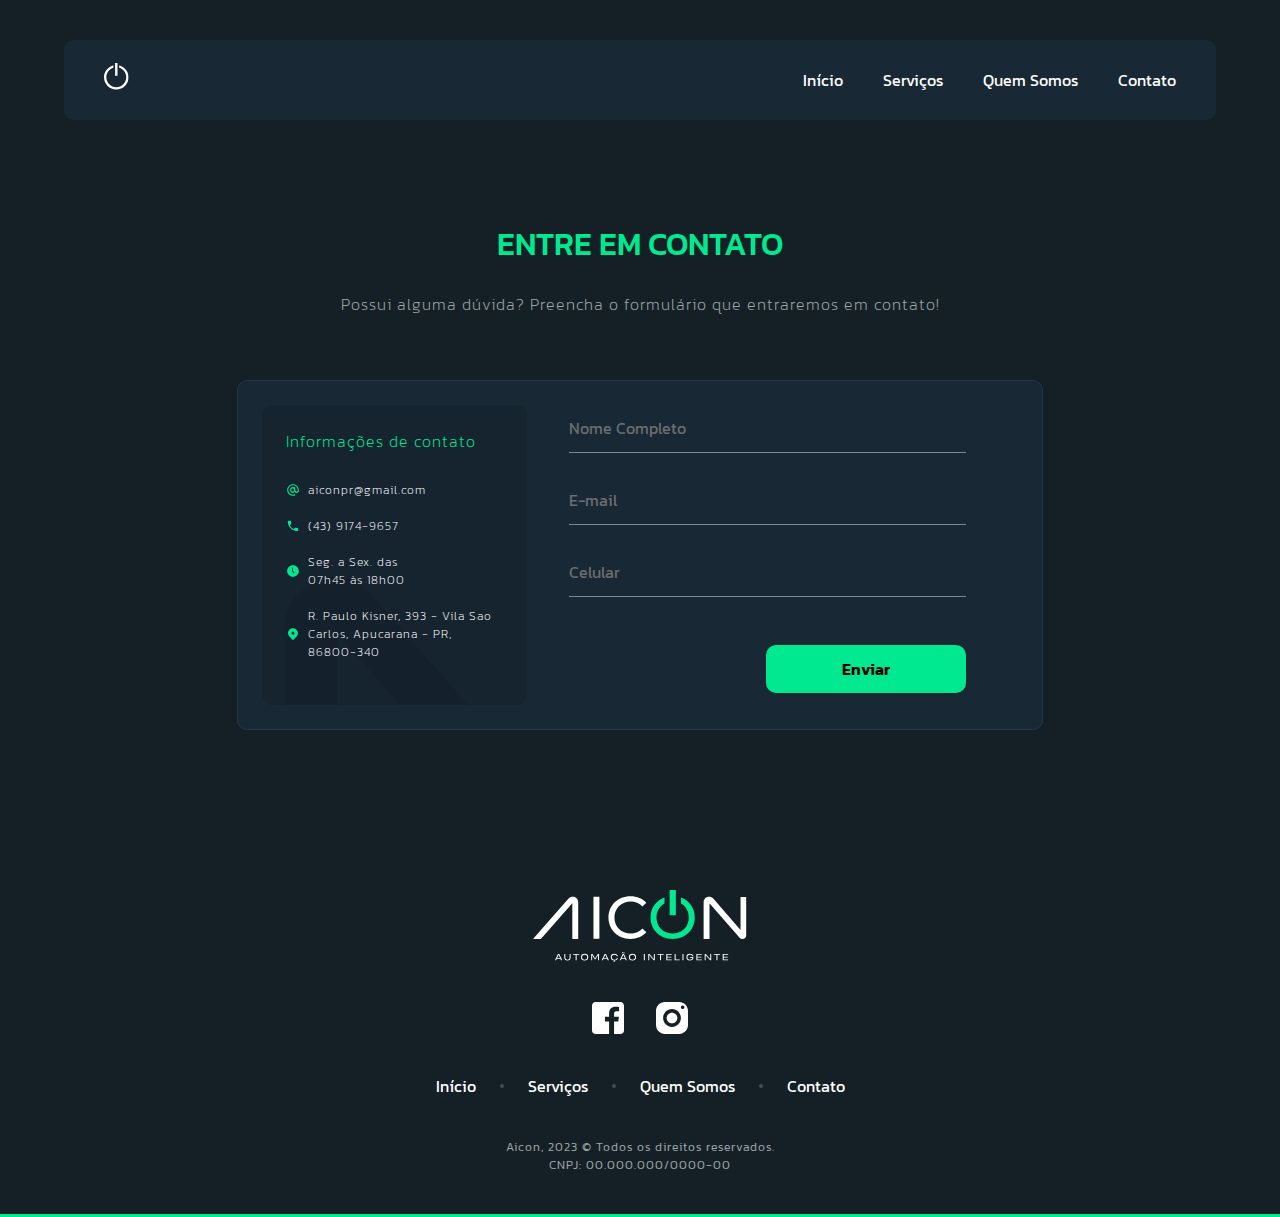
<file: contato.html>
<!DOCTYPE html>
<html lang="pt-br">
<head>
    <meta charset="UTF-8">
    <meta name="viewport" content="width=device-width, initial-scale=1.0">
    <title>Contato | AICON</title>
    <link rel="preconnect" href="https://fonts.googleapis.com">
    <link rel="preconnect" href="https://fonts.gstatic.com" crossorigin>
    <link href="https://fonts.googleapis.com/css2?family=Kanit:ital,wght@0,100;0,200;0,300;0,400;0,500;0,600;0,700;0,800;1,100;1,200;1,300;1,400;1,500;1,600;1,700;1,800&display=swap" rel="stylesheet">
    <link rel="stylesheet" href="assets/css/style.css">
    <link rel="icon" href="favicon.svg">

</head>
<body>

    <header>

        <div class="container">

            <div class="img-logo-header">
                <img src="assets/img/Icone03.svg" alt="">
            </div>

            <nav class="menu-nav">
                <a href="index.html" href="">Início</a>
                <a href="index.html#solucoes">Serviços</a>
                <a href="sobre.html">Quem Somos</a>
                <a href="#">Contato</a>
            </nav>

            <nav class="menu-nav-mobile">
                <div class="mobile-menu">
                    <div class="line1"></div>
                    <div class="line2"></div>
                    <div class="line3"></div>
                </div>

                <ul class="nav-list-mobile">
                    <li><a href="#hero">Início</a></li>
                    <li><a href="index.html#solucoes">Serviços</a></li>
                    <li><a href="sobre.html">Quem Somos</a></li>
                    <li><a class="contato" href="#">Contato</a></li>
                </ul>                
            </nav>

        </div>

    </header>

    <section id="contato-form">

        <div class="container">
            <div class="contato-txt">
                <h3>ENTRE EM CONTATO</h3>
                <p class="destaque">Possui alguma dúvida? Preencha o formulário que entraremos em contato!</p>
            </div>
            
            <div class="container-form">
                
                <div class="info-form">
                    <p class="destaque">Informações de contato</p>

                    <div class="wrap-info">
                        <img src="assets/img/At-sign.svg" alt="">
                        <p>aiconpr@gmail.com</p>
                    </div>

                    <div class="wrap-info">
                        <img src="assets/img/Phone.svg" alt="">
                        <p>(43) 9174-9657</p>
                    </div>

                    <div class="wrap-info">
                        <img src="assets/img/Clock1.svg" alt="">
                        <p>Seg. a Sex. das <br> 07h45 às 18h00</p>
                    </div>

                    <div class="wrap-info">
                        <img src="assets/img/Location1.svg" alt="">
                        <p>R. Paulo Kisner, 393 - Vila Sao Carlos, Apucarana - PR, 86800-340</p>
                    </div>

                    <img class="details" src="assets/img/Vector-contato.png" alt="">
                </div>

                <div class="form">

                    <form action="" method="post">
                        <input name="nome" type="text" placeholder="Nome Completo" required>
                        <input name="email" type="email" placeholder="E-mail" required>
                        <input name="celular" type="number" placeholder="Celular" required>
                        <button name="enviar">Enviar</button>
                    </form>
                    
                </div>
            </div>
        </div>

    </section>

    <footer>

        <div class="container">

            <img class="logo-footer" src="assets/img/Logo04-v2.svg" alt="">

            <div class="midias-sociais">
                <img class="icon-facebook" src="assets/img/Vector-facebook.svg" alt="">
                <img class="icon-instagram" src="assets/img/Vector-instagram.svg" alt="">
            </div>

            <nav class="menu-footer">
                <a href="index.html">Início</a>
                <img src="assets/img/Rectangle74.svg" alt="">
                <a href="index.html#solucoes">Serviços</a>
                <img src="assets/img/Rectangle74.svg" alt="">
                <a href="sobre.html">Quem Somos</a>
                <img src="assets/img/Rectangle74.svg" alt="">
                <a href="#contato-form">Contato</a>
            </nav>
            <div class="creditos">
                <p>Aicon, 2023 © Todos os direitos reservados.</p>
                <p>CNPJ: 00.000.000/0000-00</p>
            </div>

        </div>

    </footer>

    <script src="assets/js/menu-mobile.js"></script>
    <script src="assets/js/menu-nav.js"></script>

</body>
</html>
</file>
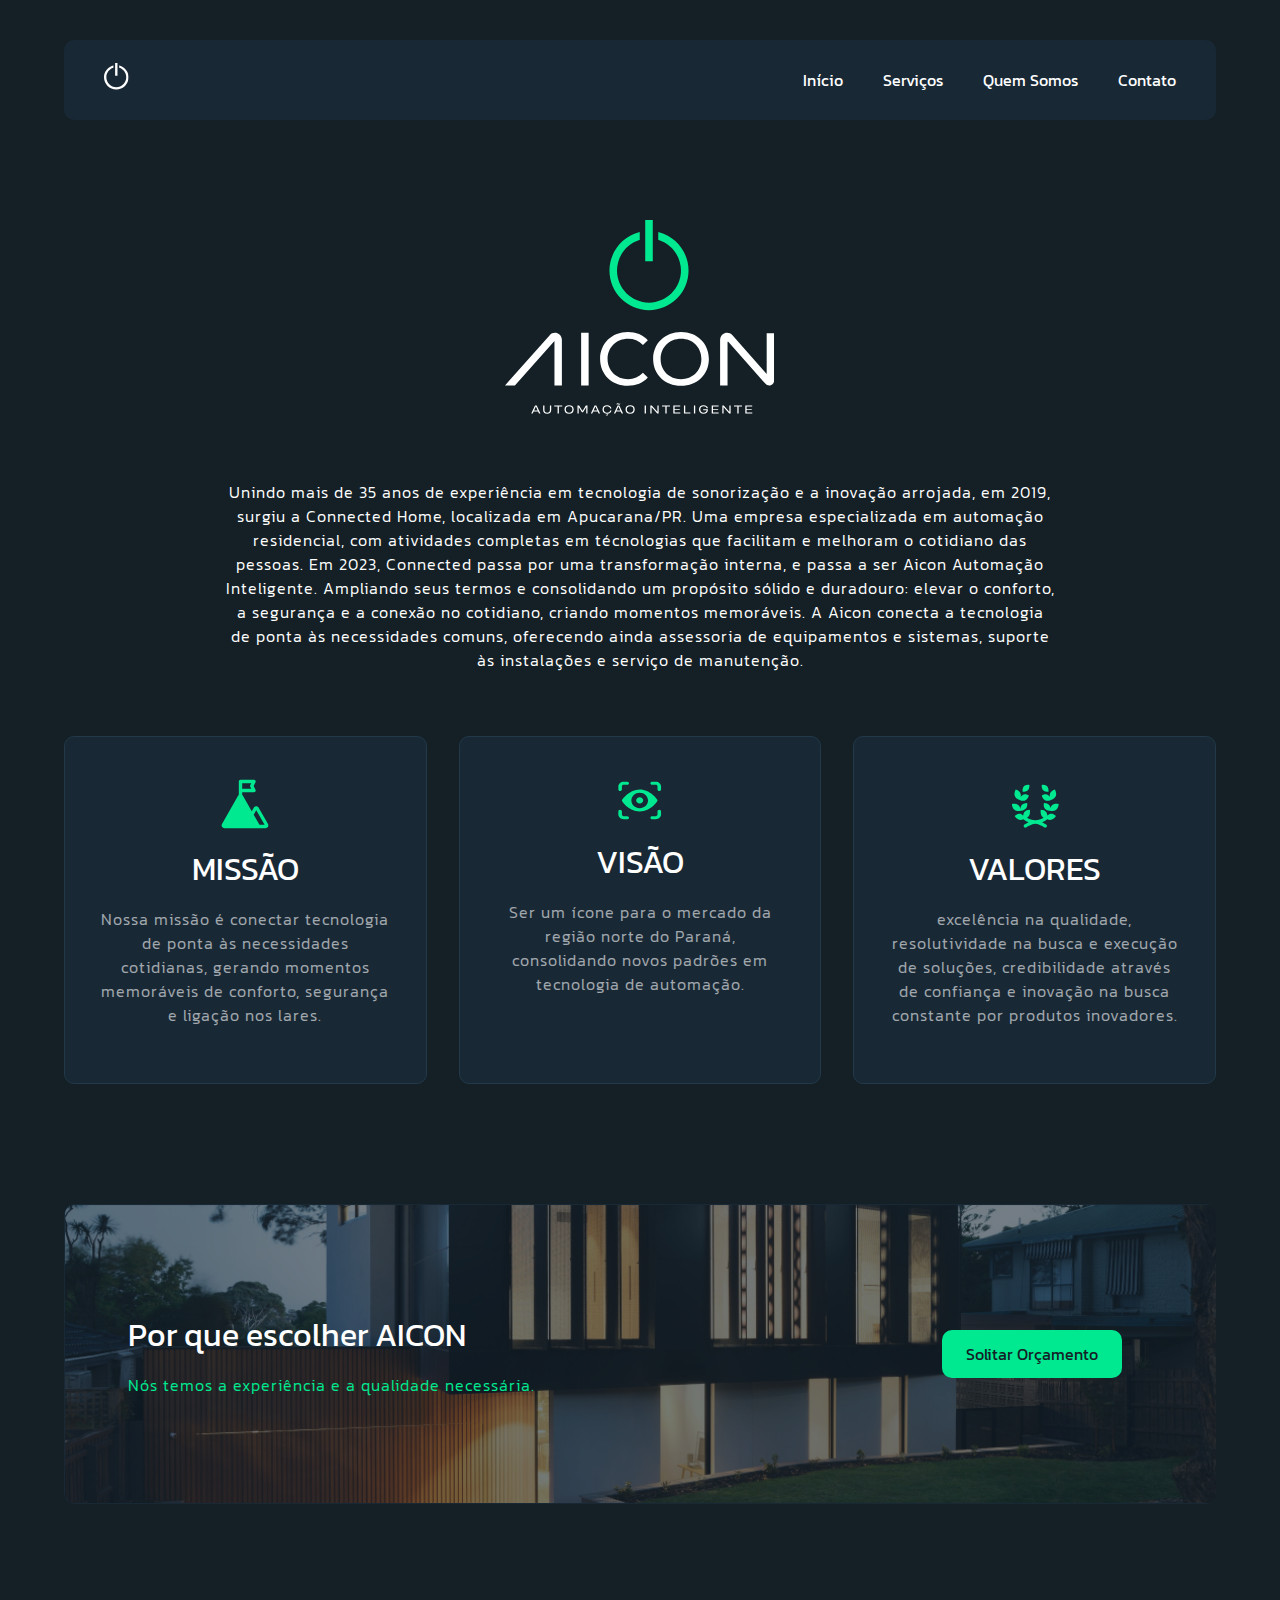
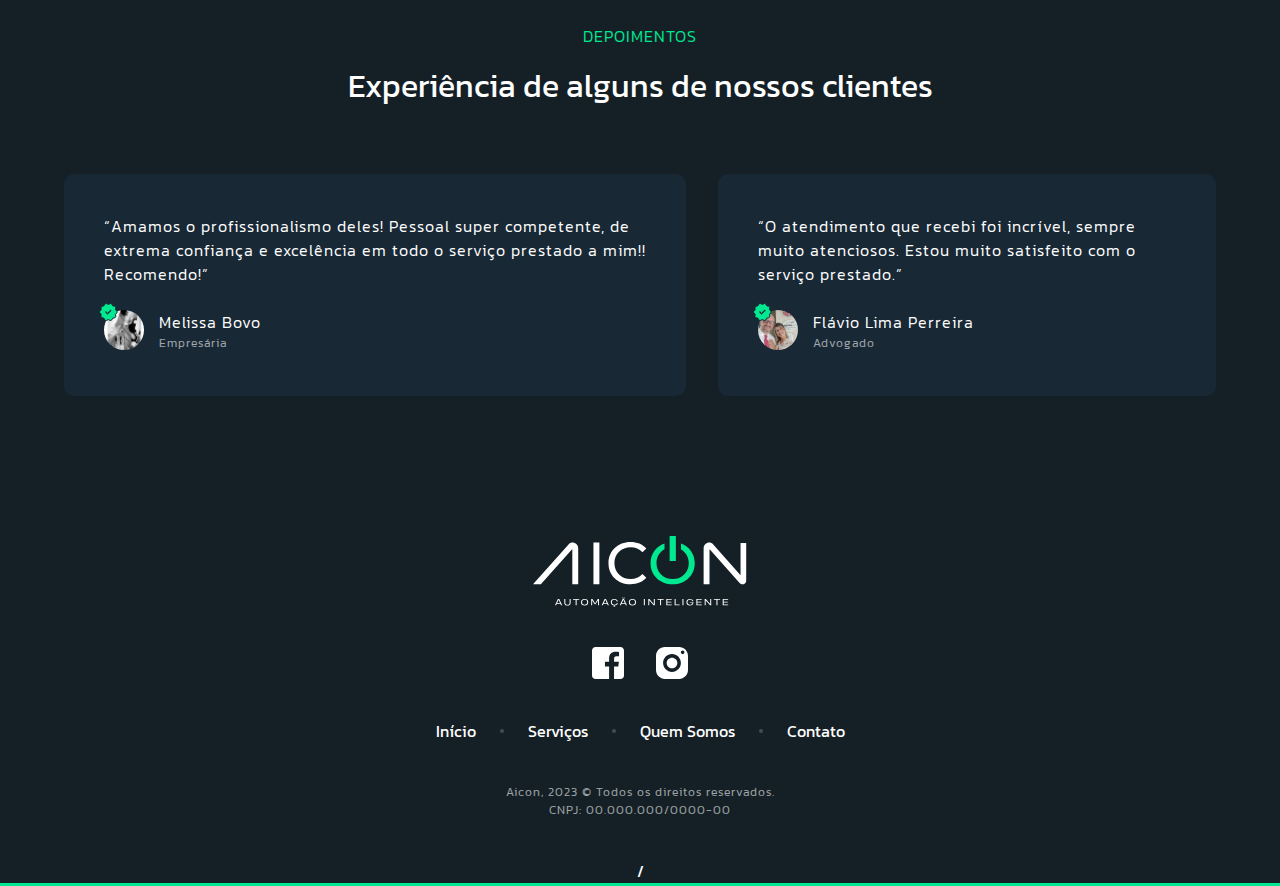
<file: sobre.html>
<!DOCTYPE html>
<html lang="pt-br">
<head>
    <meta charset="UTF-8">
    <meta name="viewport" content="width=device-width, initial-scale=1.0">
    <title>Quem Somos | AICON</title>
    <link rel="preconnect" href="https://fonts.googleapis.com">
    <link rel="preconnect" href="https://fonts.gstatic.com" crossorigin>
    <link href="https://fonts.googleapis.com/css2?family=Kanit:ital,wght@0,100;0,200;0,300;0,400;0,500;0,600;0,700;0,800;1,100;1,200;1,300;1,400;1,500;1,600;1,700;1,800&display=swap" rel="stylesheet">
    <link rel="stylesheet" href="assets/css/style.css">
    <link rel="icon" href="favicon.svg">

</head>
<body>

    <header>

        <div class="container">
            <div class="img-logo-header">
                <img src="assets/img/Icone03.svg" alt="">
            </div>

            <nav class="menu-nav">
                <a href="index.html" href="">Início</a>
                <a href="index.html#solucoes">Serviços</a>
                <a href="#">Quem Somos</a>
                <a href="contato.html">Contato</a>
            </nav>

            <nav class="menu-nav-mobile">
                <div class="mobile-menu">
                    <div class="line1"></div>
                    <div class="line2"></div>
                    <div class="line3"></div>
                </div>

                <ul class="nav-list-mobile">
                    <li><a href="index.html">Início</a></li>
                    <li><a href="index.html#solucoes">Serviços</a></li>
                    <li><a href="#">Quem Somos</a></li>
                    <li><a class="contato" href="contato.html">Contato</a></li>
                </ul>
            </nav>
        </div>

    </header>

    <section id="sobre">

        <div class="container">

            <div class="cont-logo">
                <img src="assets/img/Logo02-v2.svg" alt="">
                <p class="copy-sobre">
                    Unindo mais de 35 anos de experiência em tecnologia de sonorização e a inovação arrojada, em 2019, surgiu a Connected Home, localizada em Apucarana/PR. Uma empresa especializada em automação residencial, com atividades completas em técnologias que facilitam e melhoram o cotidiano das pessoas. 
                    Em 2023, Connected passa por uma transformação interna, e passa a ser Aicon Automação Inteligente. Ampliando seus termos e consolidando um propósito sólido e duradouro: elevar o conforto, a segurança e a conexão no cotidiano, criando momentos memoráveis. 
                    A Aicon conecta a tecnologia de ponta às necessidades comuns, oferecendo ainda assessoria de equipamentos e sistemas, suporte às instalações e serviço de manutenção.
                </p>
            </div>

            <div class="cont-cards">
                <div class="card">
                    <img src="assets/img/mission.svg" alt="">
                    <h3>MISSÃO</h3>
                    <p>Nossa missão é conectar tecnologia de ponta às necessidades cotidianas, gerando momentos memoráveis de conforto, segurança e ligação nos lares.</p>
                </div>
                <div class="card">
                    <img src="assets/img/Vision.svg" alt="">
                    <h3>VISÃO</h3>
                    <p>Ser um ícone para o mercado da região norte do Paraná, consolidando novos padrões em tecnologia de automação.</p>
                </div>
                <div class="card">
                    <img src="assets/img/Laurel-Wreath.svg" alt="">
                    <h3>VALORES</h3>
                    <p>excelência na qualidade, resolutividade na busca e execução de soluções, credibilidade através de confiança e inovação na busca constante por produtos inovadores.</p>
                </div>
            </div>

        </div>

    </section>

    <section id="cta-sobre">

        <div class="container">
            <div class="cta-txt">
                <h3>Por que escolher AICON</h3>
                <p>Nós temos a experiência e a qualidade necessária.</p>
            </div>
            <a href="">Solitar Orçamento</a>
        </div>
        
    </section>

    <section id="depoimentos-sobre">

        <div class="container">
            <div class="depoimentos-title">
                <p>DEPOIMENTOS</p>
                <h3>Experiência de alguns de nossos clientes</h3>
            </div>

            <div class="container-card">
                <div class="card-wrap">
                    <div class="conteudo-card">
                        <p>“Amamos o profissionalismo deles! Pessoal super competente, de extrema confiança e excelência em todo o serviço prestado a mim!! Recomendo!”</p>
                        <div class="user-cont">
                            <div class="perfil-wrap">
                                <img src="assets/img/perfis/perfil-fem3.jpg" alt="">
                                <img class="icon-perfil" src="assets/img/Vector1.svg" alt="">
                            </div>
                            <div class="nome-wrap">
                                <p>Melissa Bovo</p>
                                <p class="destaque">Empresária</p>
                            </div>
                        </div>
                    </div>

                    <div class="conteudo-card">
                        <p>“O atendimento que recebi foi incrível, sempre muito atenciosos. Estou muito satisfeito com o serviço prestado.”</p>
                        <div class="user-cont">
                            <div class="perfil-wrap">
                                <img src="assets/img/perfis/perfil-masc1.jpg" alt="">
                                <img class="icon-perfil" src="assets/img/Vector1.svg" alt="">
                            </div>
                            <div class="nome-wrap">
                                <p>Flávio Lima Perreira</p>
                                <p class="destaque" >Advogado</p>
                            </div> 
                        </div>
                    </div>
                </div>
            </div>
        </div>

    </section>

    <footer>

        <div class="container">

            <img class="logo-footer" src="assets/img/Logo04-v2.svg" alt="">

            <div class="midias-sociais">
                <img class="icon-facebook" src="assets/img/Vector-facebook.svg" alt="">
                <img class="icon-instagram" src="assets/img/Vector-instagram.svg" alt="">
            </div>

            <nav class="menu-footer">
                <a href="index.html">Início</a>
                <img src="assets/img/Rectangle74.svg" alt="">
                <a href="index.html#solucoes">Serviços</a>
                <img src="assets/img/Rectangle74.svg" alt="">
                <a href="#sobre">Quem Somos</a>
                <img src="assets/img/Rectangle74.svg" alt="">
                <a href="contato.html">Contato</a>
            </nav>
            <div class="creditos">
                <p>Aicon, 2023 © Todos os direitos reservados.</p>
                <p>CNPJ: 00.000.000/0000-00</p>
            </div>

/        </div>

    </footer>

    <script src="assets/js/menu-mobile.js"></script>
    <script src="assets/js/menu-nav.js"></script>

</body>
</html>
</file>
<file: assets/css/style.css>
:root{
    /* Fontes */
    --font-primaria: 'Kanit', sans-serif;
    
    /* Cores */
    --cor-primaria: #00E990;
    --cor-secundaria: #FFFFFF;
    --background-primario: #142026;
    --background-secundario: #182835;

    /* Responsividade */
    --responsivo: 1320px;
    /* --responsivo: 1020px; */
}

/* Reset */
*{
    margin: 0;
    padding: 0;
    outline: 0;
    list-style: none;
    text-decoration: none;
    box-sizing: border-box;
    color: var(--cor-secundaria);
    font-family: var(--font-primaria);
    border: 0;
}

body{
    background-color: var(--background-primario);
    overflow-x: hidden;
}

p{
    letter-spacing: 1px;
    font-weight: 300;
    font-size: 16px;
}

h3{
    font-size: 32px;
    font-weight: 400;
}

.container{
    max-width: var(--responsivo);
    margin: 0 auto;
}

header.home{
    position: fixed;
    width: 100%;
    z-index: 999;
}

header .container{
    max-width: var(--responsivo);
    margin: 0 auto;
    background-color: var(--background-secundario);
    display: flex;
    justify-content: space-between;
    margin-top: 40px;
    height: 80px;
    align-items: center;
    padding-right: 40px;
    padding-left: 40px;
    border-radius: 10px;
}

header:not(.home) .container{
    margin-bottom: 100px;
}

header .container .menu-nav{
    display: flex;
    gap: 40px;
}

header .container .menu-nav-mobile{
    display: none;
}

header .container .menu-nav a{
    transition: 0.3s;
}

header .container .menu-nav a:hover{
   color: var(--cor-primaria);
}

#hero{
    background-image: url(../img/Rectangle4.png);
    height: 900px;
    background-repeat: no-repeat;
    background-size: cover;
    position: relative;
    overflow: hidden;
}

#hero .container{
    padding-top: 240px;
    display: flex;
    flex-direction: column;
    align-items: center;
}

#hero .details{
    position: absolute;
    bottom: 0px;
    right: 116px;
}

#hero .container .destaque{
    background-color: #142026b8;
    border-radius:100px ;
    padding: 4px 14px;
    color: var(--cor-primaria);
    margin-bottom: 24px;
}

#hero .container h1{
    font-size: 64px;
    width: 70%;
    margin-bottom: 64px;
    font-weight: 500;
    text-align: center;
}

#hero .container a{
    display: flex;
    background-color: var(--cor-primaria);
    padding: 18px;
    gap: 14px;
    align-items: center;
    border-radius: 10px;
    height: 64px;
}

#hero .container a p{
    color: var(--background-primario);
    font-weight: 700;
    padding-left: 40px;
}

#hero .container a img{
    padding-right: 14px;
}

#servicos .container{
    display: flex;
    flex-direction: column;
    align-items: center;
}

#servicos .container .txt{
    display: flex;
    flex-direction: column;
    align-items: center;
    gap: 14px;
}

#servicos .container .txt h3{
    margin-top: 100px;
    text-align: center;
}

#servicos .container .txt .destaque{
    text-align: center;
    opacity: 60%;
    padding-bottom:14px;
}

#servicos .container .swiper{
    position: relative;
    margin-top: 40px;
    padding-bottom: 160px;
    margin-bottom: 160px;
    /* max-width: 500px; */
    width: 100%;
    
    .swiper-slide{
        background-color: var(--background-secundario);
        padding: 32px 45px;
        display: flex;
        flex-direction: column;
        align-items: center;
        text-align: center;
        gap: 14px;
        border-radius: 10px;
        width: 20%;
        height: 162px;
    }
}

#servicos .container .swiper .swiper-wrapper {
    display: flex;
    position: absolute;
}

#solucoes .container .container-one{
    display: flex;
    gap: 14px;
}

#solucoes .container .container-one .card-left,
#solucoes .container .container-one .card-right
{
    width: 50%;
    background-repeat: no-repeat;
    background-size: cover;
    height: 300px;
    border-radius: 10px;
    border: 1px solid var(--background-secundario);
    display: flex;
    flex-direction: column;
    justify-content: center;
    padding-left: 40px;
    padding-right: 140px;
}

#solucoes .container .container-one .card-left{
    background-image: url(../img/Rectangle8.png);
}

#solucoes .container .container-one .card-right{
    background-image: url(../img/Rectangle32.png);
}

#solucoes .container .container-two{
    width: 100%;
    display: flex;
    justify-content: space-between;
    background-image: url(../img/Rectangle30.png);
    height: 300px;
    background-repeat: no-repeat;
    background-size: cover;
    align-items: center;
    border-radius: 10px;
    border: 1px solid var(--background-secundario);
    padding-left: 40px;
    padding-right: 94px;
    margin-top: 14px;
}

#solucoes .container .container-one .txt p,
#solucoes .container .container-two .txt p,
#solucoes .container .container-three .txt p{
    opacity: 60%;
    font-weight: 200;
}

#solucoes .container .container-two a{
    background-color: var(--cor-primaria);
    color: var(--background-primario);
    padding: 12px 18px;
    border-radius: 10px;
    border: 1px solid #00A364;
    font-weight: 600;
}

#solucoes .container .container-three{
    margin-top: 14px;
    display: flex;
    gap: 14px;
}

#solucoes .container .container-three .card-left,
#solucoes .container .container-three .card-right
{
    width: 50%;
    background-repeat: no-repeat;
    background-size: cover;
    height: 300px;
    border-radius: 10px;
    border: 1px solid var(--background-secundario);
    display: flex;
    flex-direction: column;
    justify-content: center;
    padding-left: 40px;
    padding-right: 140px;
}

#solucoes .container .container-three .card-left{
    background-image: url(../img/Rectangle34.png);
}

#solucoes .container .container-three .card-right{
    background-image: url(../img/Rectangle35.png);
}

#solucoes .container .container-three .card-left p,
#solucoes .container .container-three .card-right p{
    opacity: 60%;
    font-weight: 200;
}

#portifolio{
    margin-top: 160px; 
}

#portifolio .container .title-portifolio{
    display: flex;
    justify-content: space-between;
    margin-bottom: 64px;
}

#portifolio .container .title-portifolio .txt{ 
    text-align: center;
}

#portifolio .container .title-portifolio .txt p{
    margin-bottom: 14px;
    color: var(--cor-primaria);
}
.swiper-button-prev-unique,
.swiper-button-next-unique{
    position: relative;
    display: flex;
    align-items: center;
    justify-content: center;
    cursor: pointer;
    z-index: 20;
}

#portifolio .container .swiper{
    display: flex;
    flex-direction: column;
    position: relative;
    margin-bottom: 160px;
    width: 100%;
    display: flex;
}

#portifolio .container .swiper .swiper-wrapper{
    display: flex;
    position: relative;
    width: 100%;
}

#portifolio .container .swiper .swiper-wrapper .swiper-slide{
    height: 480px;
    display: flex;
    flex-direction: column;
    position: relative;
    width: 100%; 
}

#portifolio .container .swiper .swiper-wrapper .swiper-slide{
    filter: grayscale(1); 
    transition: 0.5s ease;
}
#portifolio .container .swiper .swiper-wrapper .swiper-slide .conteudo{
    display: none;
    transition: 1s ease;
}

#portifolio .container .swiper .swiper-wrapper .swiper-slide-active{
    filter: grayscale(0); 

    .conteudo{
        display: block;
    }

    transition: 0.5s ease;
}

#portifolio .container .swiper .swiper-wrapper .swiper-slide .port-img{
    position: relative;
    height: 100%;
    width: 100%;
    background-repeat: no-repeat;
    object-fit: cover;
    border-radius: 10px;
}

#portifolio .container .swiper .swiper-wrapper .swiper-slide .conteudo{
    position: absolute;
    bottom: 32px; 
    left: 40px;
}

#portifolio .container .swiper .swiper-wrapper .swiper-slide .vantagens-wrap{
    display: flex;
    flex-wrap: wrap;
    gap: 14px;
    margin-top: 14px;
}

#portifolio .container .swiper .swiper-wrapper .swiper-slide .vantagens-wrap .tag{
    display: flex;
    background-color: var(--cor-primaria);
    border-radius: 100px;
    padding: 2px 14px;
    gap: 8px;
    border: 1px solid #00A364;
}

#portifolio .container .swiper .swiper-wrapper .swiper-slide .vantagens-wrap .tag p{
    color: var(--background-primario);
    font-weight: 500;
}

#depoimentos-home .container .title-depoimentos{
    text-align: center;
    padding-bottom: 64px;
}

#depoimentos-home .container .title-depoimentos p{
    color: var(--cor-primaria);
    margin-bottom: 14px;
}

#depoimentos-home .container .swiper{
    display: flex;
    gap: 32px;
    position: relative;
    padding-bottom: 160px;
    width: 100%;
    height: auto;
    
    .swiper-slide{
        display: flex;
        flex-direction: column;
        gap: 24px;
        background-color: var(--background-secundario);
        padding: 24px;
        border-radius: 10px;
        width: 50%;
        min-height: 190px;
        justify-content: space-between;
    }
}

#depoimentos-home .container .swiper .swiper-wrapper{
    display: flex;
    position: relative;
}

#depoimentos-home .container .swiper .swiper-wrapper  .cont-slide{
    width: 100%;
}

#depoimentos-home .container .swiper .user-cont{
    display: flex;
    gap: 15px;
}

#depoimentos-home .container .swiper .user-cont .perfil-wrap{
    position: relative;
}
#depoimentos-home .container .swiper .user-cont .perfil-wrap img:first-of-type{
    border-radius: 100px;
    width: 40px;
    height: 40px;
}
#depoimentos-home .container .swiper .user-cont .perfil-wrap .icon-perfil{
    position: absolute;
    left: -5px;
    top: -7px;
}

#depoimentos-home .container .swiper .user-cont .nome-wrap .destaque{
    opacity: 60%;
    font-size: 12px;
}

#vantagens .container .container-vantagens{
    display: flex;
    gap: 32px;
    margin-bottom: 160px;
    height: 600px;
}

#vantagens .container .container-vantagens .cont-left{
    width: 40%;
    display: flex;
    flex-direction: column;
    gap: 14px;
}

#vantagens .container .container-vantagens .cont-left .destaque {
    color: var(--cor-primaria);
}

#vantagens .container .container-vantagens .cont-left .descricao{
    opacity: 60%;
}

#vantagens .container .container-vantagens .cont-right{
    width: 60%;
    background-image: url(../img/Rectangle45.png);
    position: relative;
    background-repeat: no-repeat;
    background-size: cover;
    border-radius: 10px;
}

#vantagens .container .container-vantagens .cont-right .cont-wrap .card{
    background-color: #182835d7;
    border-radius: 10px;
    max-width: 290px ;
    position: relative;
    padding: 24px
}

#vantagens .container .container-vantagens .cont-right .cont-wrap .card-one{
    position: absolute;
    left: 64px;
    top: 64px;
}

#vantagens .container .container-vantagens .cont-right .cont-wrap .card-two{
    position: absolute;
    top: 94px;
    right: 52px;
}

#vantagens .container .container-vantagens .cont-right .cont-wrap .card-three{
    position: absolute;
    bottom: 40px;
    right: 344px;
}

#vantagens .container .container-vantagens .cont-right .cont-wrap .card .destaque{
    font-size: 24px;
}

#vantagens .container .container-vantagens .cont-right .cont-wrap .card .descricao{
    opacity: 60%;
    font-weight: 200;
}

#orcamento .container{
    display: flex;
    flex-direction: column;
    align-items: center;
    text-align: center;
    background-color: #182835;
    border-radius: 10px;
    border: 1px solid #223949;
    margin-bottom: 160px;
    position: relative;
}

#orcamento .container .details{
    position: absolute;
    left: 0px;
}

#orcamento .container .line-one{
    position: absolute;
    right: 0px;
    bottom: 0px;
}
#orcamento .container .line-two{
    position: absolute;
    right: 0px;
    bottom: 0px;
}

#orcamento .container .title-orcamento{
    display: flex;
    flex-direction: column;
    gap: 8px;
    width: 600px;
    margin-bottom: 40px;
}

#orcamento .container .title-orcamento .destaque{
    color: var(--cor-primaria);
    margin-top: 48px;
}

#orcamento .container .title-orcamento .descricao{
    opacity: 60%;
}

#orcamento .container a{
    color: var(--background-primario);
    background-color: var(--cor-primaria);
    border-radius: 10px;
    border: 1px solid #00A364;
    padding: 18px 47px;
    font-weight: 600;
    margin-bottom: 48px;
}

#sobre .container{
    margin-bottom: 120px;
}

#sobre .container .cont-logo{
    display: flex;
    flex-direction: column;
    align-items: center;
    gap: 64px;
}

#sobre .container .cont-logo img{
    width: 270px;
}

#sobre .container .cont-logo p{
    text-align: center;
    width: 72%;
}

#sobre .container .cont-cards{
    margin-top: 64px;
    display: flex;
    gap: 32px; 
}

#sobre .container .card {
    display: flex;
    flex-direction: column;
    align-items: center;
    background-color: var(--background-secundario);
    gap: 14px;
    padding: 0 36px;
    padding-bottom: 56px;
    border-radius: 10px;
    border: 1px solid #223949; 
    width: 100%;
}

#sobre .container .card img{
    width: 54px;
    padding-top: 40px;
}

#sobre .container .card p{
    text-align: center;
    opacity: 60%; 
}

#cta-sobre .container {
    background-image: url(../img/Rectangle33.png);
    height: 300px;
    background-size: cover;
    display: flex;
    justify-content: space-between;
    align-items: center;
    border-radius: 10px;
    margin-bottom: 120px;
}

#cta-sobre .container .cta-txt{
    display: flex;
    flex-direction: column;
    gap: 14px;
    padding-left: 64px;
}
#cta-sobre .container .cta-txt p{
    color: var(--cor-primaria);
}

#cta-sobre .container a{
    color: var(--background-primario);
    background-color: var(--cor-primaria);
    padding: 12px 24px;
    border-radius: 10px;
    margin-right: 94px;
}

#depoimentos-sobre {
    margin-bottom: 120px;
}

#depoimentos-sobre .container .depoimentos-title{
    display: flex;
    flex-direction: column;
    text-align: center;
    gap: 14px;
    margin-bottom: 64px;
}

#depoimentos-sobre .container .depoimentos-title p{
    color: var(--cor-primaria);
}

#depoimentos-sobre .container .container-card{
    display: flex;
    gap: 32px;
    position: relative;
    padding-bottom: 242px;
}

#depoimentos-sobre .container .card-wrap{
    display: flex;
    position: absolute;
    gap: 32px;
}

#depoimentos-sobre .container .card-wrap .conteudo-card{
    display: flex;
    flex-direction: column;
    gap: 24px;
    background-color: var(--background-secundario);
    padding: 40px;
    border-radius: 10px;
}

#depoimentos-sobre .container .container-card .user-cont{
    display: flex;
    gap: 15px;
}

#depoimentos-sobre .container .container-card .user-cont .perfil-wrap{
    position: relative;
}
#depoimentos-sobre .container .container-card .user-cont .perfil-wrap img:first-of-type{
    border-radius: 100px;
    width: 40px;
    height: 40px;
}
#depoimentos-sobre .container .container-card .user-cont .perfil-wrap .icon-perfil{
    position: absolute;
    left: -5px;
    top: -7px;
}

#depoimentos-sobre .container .container-card .user-cont .nome-wrap .destaque{
    opacity: 60%;
    font-size: 12px;
}

#contato-form .container{
    display: flex;
    flex-direction: column;
    align-items: center;
}

#contato-form .container .contato-txt{
    text-align: center;
}

#contato-form .container h3{
    color: var(--cor-primaria);
    font-weight: 500;
    margin-bottom: 24px;
}

#contato-form .container .destaque{
    opacity: 60%;
    margin-bottom: 64px;
    font-weight: 200;
}

#contato-form .container .container-form{
    display: flex;
    width: 70%;
    background-color: var(--background-secundario);
    border-radius: 10px;
    border: 1px solid #223949;
    padding: 24px;
    gap: 42px;
    margin-bottom: 160px;
}

#contato-form .container .container-form .info-form{
    display: flex;
    flex-direction: column;
    gap: 18px;
    background-color: #162430;
    padding: 24px;
    max-width: 35%;
    height: 300px;
    border-radius: 10px;
    position: relative;
    z-index: 1;
}

#contato-form .container .container-form .info-form .details{
    position: absolute;
    bottom: 0px;
    z-index: -999;
}

#contato-form .container .container-form .info-form .destaque{
    color: var(--cor-primaria);
    opacity: 100%;
    margin: 0; 
    padding-bottom: 10px;
}

#contato-form .container .container-form .info-form .wrap-info{
    display: flex;
    gap: 8px;
}

#contato-form .container .container-form .info-form .wrap-info p{
    font-size: 12px;
    font-weight: 200;
}

#contato-form .container .container-form .form{
    width: 100%;
    padding-right: 52px;
}

#contato-form .container .container-form .form form{
    display: flex;
    flex-direction: column;
    width: 100%;
    gap: 24px;
    align-items: end;
}

#contato-form .container .container-form .form input{
    background-color: var(--background-secundario);
    border: 0;
    border-bottom: 1px solid #ffffff71;
    width: 100%;
    height: 48px;
}

#contato-form .container .container-form .form input::placeholder{
    opacity: 90%;
    font-size: 16px;
    font-weight: 400; 
}

#contato-form .container .container-form .form button{
    background-color: #00E990;
    height: 48px;
    width: 200px;
    border-radius: 10px;
    color: #000000;
    font-size: 16px;
    font-weight: 600;
    margin-top: 24px;
}

footer{
    border-bottom: 3px solid var(--cor-primaria);
}

footer .container{
    display: flex;
    flex-direction: column;
    align-items: center;
}

footer .container .logo-footer{
    width: 214px;
    margin-bottom: 40px;
}

footer .container .midias-sociais{
    display: flex;
    gap: 32px;
}

footer .container .midias-sociais img{
    width: 32px;
}

footer .container .menu-footer{
    display: flex;
    align-items: center;
    gap: 24px;
    margin-bottom: 40px;
    margin-top: 40px;
}

footer .container .menu-footer img{
   width: 4px;
}

footer .container .creditos{
    text-align: center;
    margin-bottom: 40px;
}

footer .container .creditos p{
    font-size: 12px;
    opacity: 60%;
}

@media only screen and (max-width:1320px){
    header .container{
        max-width: 90%;
    }
}

@media only screen and (max-width:1060px){
    #contato-form .container .container-form{
        display: flex;
        flex-direction: column;
    }

    #contato-form .container .container-form .info-form{
        max-width: 100%;
    }

    #contato-form .container .container-form .form{
        padding: 0px;
    }
}

@media only screen and (max-width:730px){
    #contato-form .container .contato-txt{
        max-width: 80%;
    }

    #contato-form .container .container-form{
        width: 90%;
    }
}

@media only screen and (max-width:460px){
    header .container .menu-nav{
        display: none;
    }

    footer .container .menu-footer{
        display: flex;
        flex-direction: column;
    }
}

@media only screen and (max-width:1370px){
    header .container{
        max-width: 90%;
    }
    .container{
        max-width: 90%;
    }
}

@media only screen and (max-width:1080px){
    #sobre .container .cont-cards{
        display: flex;
        flex-direction: column; 
    }

    #depoimentos-sobre .container .container-card{
        padding-bottom: 506px;
    }
   
    #depoimentos-sobre .container .container-card .card-wrap{
        display: flex;
        flex-direction: column; 
        padding-bottom: 30px;
    }

    #cta-sobre .container {
        display: flex;
        flex-direction: column;
        justify-content: center;
        gap: 24px;
        text-align: center;
    }

    #cta-sobre .container a{
        margin: 0;
    }
}

@media only screen and (max-width:850px){
    #sobre .container .cont-logo .copy-sobre{
        width: 90%;
    }
}

@media only screen and (max-width:540px){
    #cta-sobre .container .cta-txt{
        padding: 0;
    }
    #depoimentos-sobre .container .container-card{
        padding: 0px;
    }
    #depoimentos-sobre .container .container-card .card-wrap{
        position: relative;
    }
}

@media only screen and (max-width:1370px){
    #hero .details{
        position: absolute;
        right: 5%;
    }

    #hero .container h1{
        width: 90%;
    }

    #solucoes .container .container-one .card-left,
    #solucoes .container .container-one .card-right,
    #solucoes .container .container-two,
    #solucoes .container .container-three .card-left,
    #solucoes .container .container-three .card-right{
        padding: 0;
        padding-left: 24px;
    }

    #solucoes .container .container-two a
    {
        margin-right: 24px;
    }

    #solucoes .container .container-one .card-left .txt,
    #solucoes .container .container-one .card-right .txt
    #solucoes .container .container-two .txt,
    #solucoes .container .container-three .card-left .txt,
    #solucoes .container .container-three .card-right .txt
    {
        max-width:  100%;
        padding-right: 24px;
    }

    #vantagens .container .container-vantagens{
        height: auto;
    }

    #vantagens .container .container-vantagens .cont-right{
        padding: 24px;
    }
    #vantagens .container .container-vantagens .cont-right .cont-wrap .card-one,
    #vantagens .container .container-vantagens .cont-right .cont-wrap .card-two,
    #vantagens .container .container-vantagens .cont-right .cont-wrap .card-three{
        position: relative;
        top: 0;
        left: 0;
    }

    #vantagens .container .container-vantagens .cont-right .cont-wrap{
        display: flex;
        flex-direction: column;
        gap: 14px;
        align-items: flex-end;
        padding-right: 24px;
    }
}

@media only screen and (max-width:1150px){
    #hero .container h1{
        width: 90%;
    }

    #hero .details{
        position: absolute;
        right: 2%;
    }

    #orcamento .container img:first-of-type{
        width: 176px;
    }
}

@media only screen and (max-width:1015px){
    #hero .container h1{
        width: 100%;
    }

    #hero .details{
        position: absolute;
        right: 1%;
    }
}

@media only screen and (max-width:915px){
    #hero .container h1{
        font-size: 56px;
    }

    #solucoes .container .container-one,
    #solucoes .container .container-three{
        display: inline;
    }

    #solucoes .container .container-one .card-left,
    #solucoes .container .container-one .card-right,
    #solucoes .container .container-three .card-left,
    #solucoes .container .container-three .card-right {
        width: 100%;
        margin-bottom: 14px;
        margin-top: 14px;
    }

    #vantagens .container .container-vantagens{
        display: flex;
        flex-direction: column;
        align-items: center;
    }

    #vantagens .container .container-vantagens .cont-left{
        text-align: center;
        width: 100%;
    }

    #vantagens .container .container-vantagens .cont-right{
        width: 100%;
    }

    #orcamento .container img:first-of-type{
        width: 152px;
    }
}

@media only screen and (max-width:740px){
    #hero .container h1{
        font-size:48px;
    }

    #hero .details{
        position: absolute;
        right: -10%;
    }

    header .container{
        margin-top: 24px;
    }
    header .container .menu-nav{
        display: none;   
    }

    header .container .menu-nav-mobile{
        display: flex;
    }
    header .container .menu-nav-mobile a:hover{
        color: var(--cor-primaria);
     }

    header .container .menu-nav-mobile .mobile-menu{
        display: block;
        cursor: pointer;
        z-index: 999;    
    }

    header .container .menu-nav-mobile .mobile-menu div{
        width: 32px;
        height: 2px;
        background-color: #ffffff;
        margin: 8px;
        transition: 0.3s;
    }

    header .container .menu-nav-mobile .nav-list-mobile{
        padding-top: 80px;
        display: flex;
        flex-direction: column;
        align-items: center;
        justify-content: space-around;
        position: fixed;
        z-index: 10;
        top: 40px;
        right: 0px;
        width: 50%;
        height: 100vh;
        background: #182835cc;
        transform: translateX(100%);
        transition: transform 0.5s ease-in;
    }

    header .menu-nav-mobile .nav-list-mobile.active{
        transform: translateX(0);
    }

    @keyframes navLinkFade {
        from {
            opacity: 1;
            transform: translateX(30px);
        }
        to {
            opacity: 1;
            transform: translateX(0);
        }
    }

   .menu-nav-mobile .nav-list-mobile li{
        margin-left: 0;
        opacity: 0;
    }
   .menu-nav-mobile .nav-list-mobile li:last-of-type{
        display: flex;
        gap: 24px;
    }

    .mobile-menu.active .line1{
        transform: rotate(-45deg) translate(-8px, 8px);
    }

    .mobile-menu.active .line2{
        opacity: 0;
    }

    .mobile-menu.active .line3{
        transform: rotate(45deg) translate(-5px, -7px);
    }
    
    #solucoes .container .container-two{
        display: flex;
        flex-direction: column;
        justify-content: center;
        gap: 24px;
    }

    #solucoes .container .container-one .card-left .txt, 
    #solucoes .container .container-one .card-right .txt,
    #solucoes .container .container-two .txt, 
    #solucoes .container .container-three .card-left .txt, 
    #solucoes .container .container-three .card-right .txt {
        text-align: center;
    }

    #vantagens .container .container-vantagens .cont-left{
        text-align: center;
        width: 90%;
    }

    #orcamento .container{
        overflow: hidden;
    }

    #orcamento .container .details {
        position: absolute;
        left: -25px;
    }
}

@media only screen and (max-width:670px){
    #hero .container h1{
        font-size:40px;
    }

    #portifolio .container .title-portifolio{
        max-width: 95%;
    }

    #orcamento .container .details {
        position: absolute;
        left: -60px;
        top: -20px;
    }

    #orcamento .container .title-orcamento {
        max-width: 80%;
    }

    #depoimentos-home .container .container-card {
        padding-bottom: 266px;
    }
}

@media only screen and (max-width:650px){
    #depoimentos-home .container .container-card {
        padding-bottom: 298px;
    }
}

@media only screen and (max-width:560px){
    #hero .details{
        position: absolute;
        right: -15%;
    }

    #orcamento .container img:not(:first-of-type){
        position: absolute;
        bottom: -22px;
    }

    #depoimentos-home .container .container-card {
        padding-bottom: 320px;
    }
}
@media only screen and (max-width:520px){
    #depoimentos-home .container .container-card {
       
    }
}
</file>
